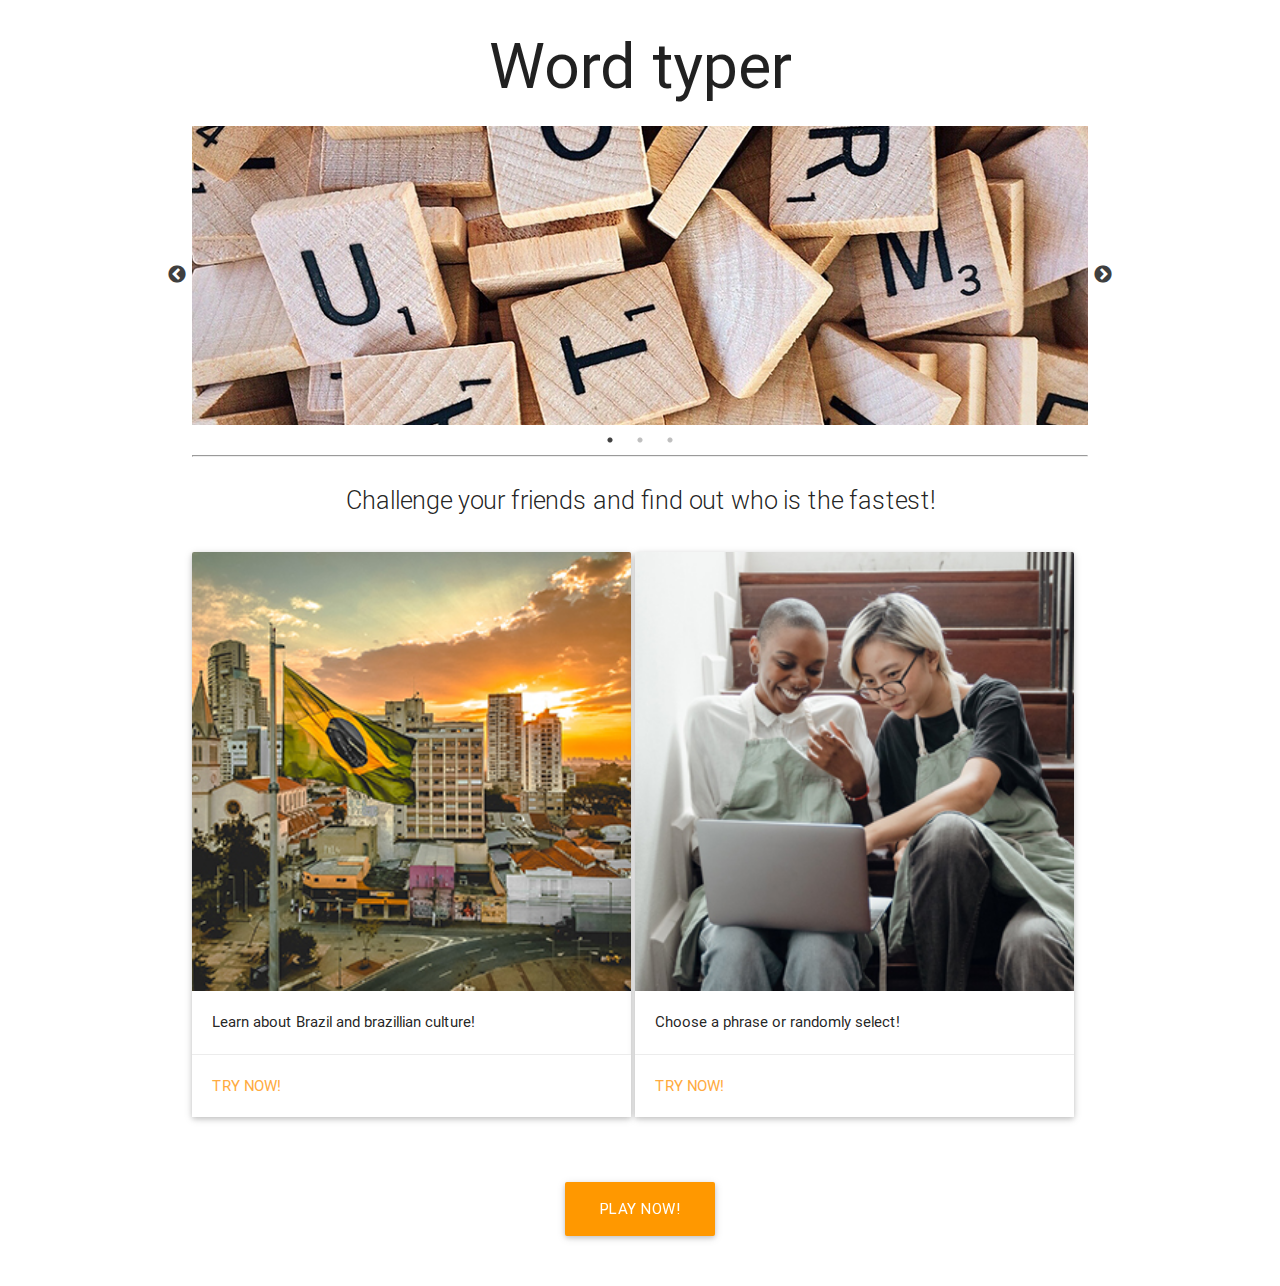
<file: public/index.html>
<!DOCTYPE html>
<html lang="en">
<head>
  <meta charset="UTF-8">
  <title>Alura Typer</title>
  <!--Import materialize.css-->
  <link rel="stylesheet" href="css/libs/materialize.min.css">
  <!-- Import Google Material Icons -->
  <link href="css/libs/google-fonts.css" rel="stylesheet">
  <!--Import Slick.css-->
  <link rel="stylesheet" type="text/css" href="slick/slick.css"/>
  <link rel="stylesheet" type="text/css" href="slick/slick-theme.css"/>
  <link href="css/index.css" rel="stylesheet">
</head>
<body>
    <section class="container">
        <h1 class="center titulo header">Word typer</h1>
        <div class="slider">
            <img src="img/slide1.jpg" class="imagem-jogo">
            <img src="img/slide2.jpg" class="imagem-jogo">
            <img src="img/slide3.jpg" class="imagem-jogo">
        </div>
        <hr>
        <p class="flow-text center">Challenge your friends and find out who is the fastest!</p>
        <div class="card">
           	<div class="card-image">
            	<img src="img/card2.jpg">
           	</div>
           <div class="card-content">
             <p>Learn about Brazil and brazillian culture!</p>
           </div>
           <div class="card-action">
             <a href="principal.html">Try now!</a>
           </div>
         </div>
         <div class="card">
           <div class="card-image">
             <img src="img/card1.jpg">
           </div>
           <div class="card-content">
             <p>Choose a phrase or randomly select!</p>
           </div>
           <div class="card-action">
             <a href="main.html">Try now!</a>
           </div>
         </div>

         <a class="waves-effect waves-light btn-large orange" id="botao-jogue" href="main.html">Play now!</a>

    </section>

    <script src="js/jquery.js"></script>
    <script src="slick/slick.min.js"></script>
    <script src="js/slider.js"></script>

</body>
</html>
</file>
<file: public/css/libs/google-fonts.css>
/* fallback */
@font-face {
  font-family: 'Material Icons';
  font-style: normal;
  font-weight: 400;
  src: local('../../fonts/Material Icons'), local('../../fonts/MaterialIcons-Regular'), url(https://fonts.gstatic.com/s/materialicons/v17/2fcrYFNaTjcS6g4U3t-Y5ZjZjT5FdEJ140U2DJYC3mY.woff2) format('woff2');
}

.material-icons {
  font-family: 'Material Icons';
  font-weight: normal;
  font-style: normal;
  font-size: 24px;
  line-height: 1;
  letter-spacing: normal;
  text-transform: none;
  display: inline-block;
  white-space: nowrap;
  word-wrap: normal;
  direction: ltr;
  -webkit-font-feature-settings: 'liga';
  -webkit-font-smoothing: antialiased;
}
</file>
<file: public/css/index.css>
.card{
	width: 49%;
	display: inline-block;
	vertical-align: top;
}


#botao-jogue{
	width: 150px;
	display: block;
	margin: 50px auto;
}

.slider {
	height: auto;
}

.slick-prev:before, .slick-next:before {
	color: black;
}
</file>
